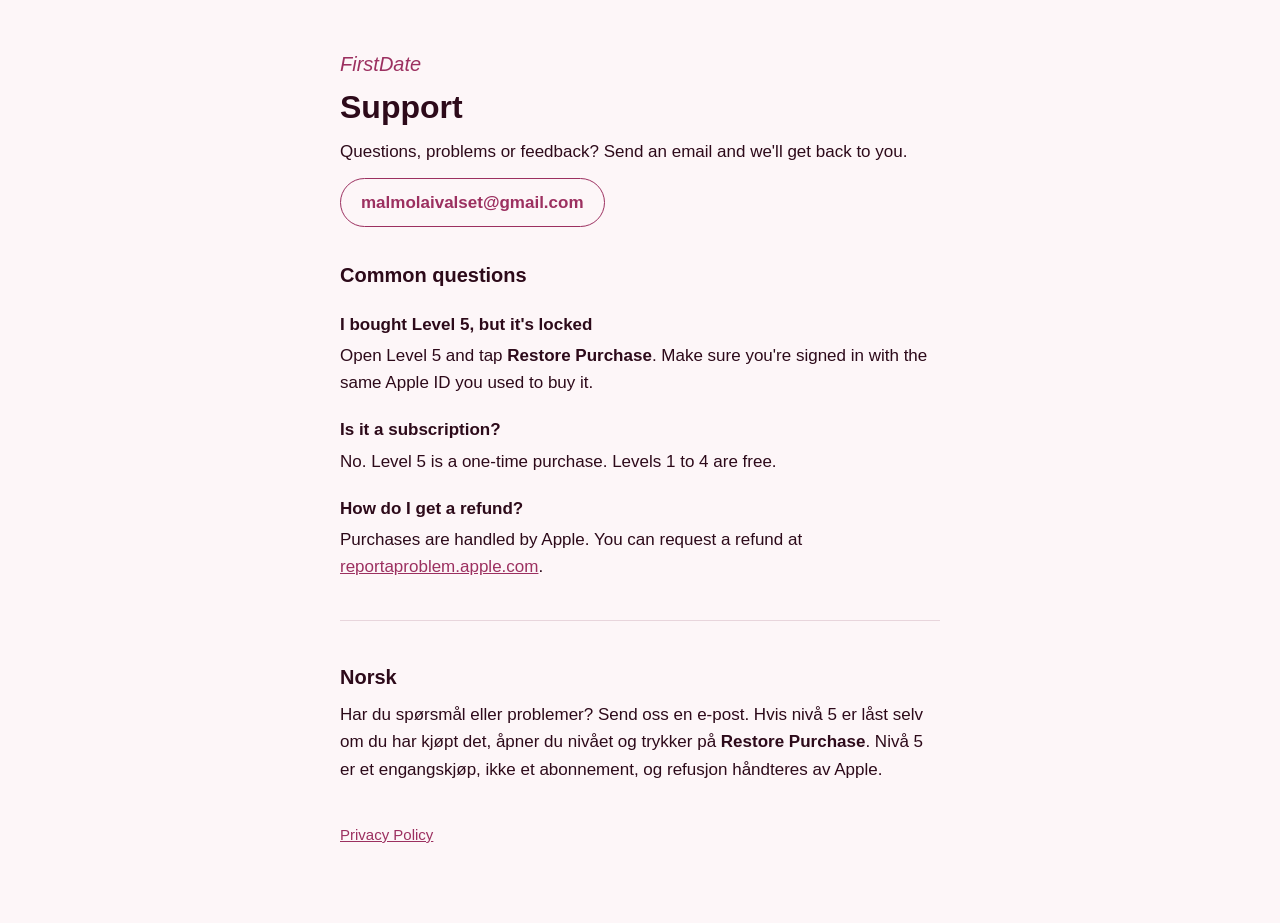
<file: index.html>
<!doctype html>
<html lang="en">
<head>
<meta charset="utf-8">
<meta name="viewport" content="width=device-width, initial-scale=1">
<title>FirstDate Support</title>
<link rel="stylesheet" href="style.css">
</head>
<body>
<main>
  <p class="brand">FirstDate</p>
  <h1>Support</h1>
  <p>Questions, problems or feedback? Send an email and we'll get back to you.</p>
  <p><a class="button" href="mailto:malmolaivalset@gmail.com">malmolaivalset@gmail.com</a></p>

  <h2>Common questions</h2>
  <h3>I bought Level 5, but it's locked</h3>
  <p>Open Level 5 and tap <strong>Restore Purchase</strong>. Make sure you're signed in with the same Apple ID you used to buy it.</p>
  <h3>Is it a subscription?</h3>
  <p>No. Level 5 is a one-time purchase. Levels 1 to 4 are free.</p>
  <h3>How do I get a refund?</h3>
  <p>Purchases are handled by Apple. You can request a refund at <a href="https://reportaproblem.apple.com">reportaproblem.apple.com</a>.</p>

  <hr>

  <h2 lang="nb">Norsk</h2>
  <div lang="nb">
    <p>Har du spørsmål eller problemer? Send oss en e-post. Hvis nivå 5 er låst selv om du har kjøpt det, åpner du nivået og trykker på <strong>Restore Purchase</strong>. Nivå 5 er et engangskjøp, ikke et abonnement, og refusjon håndteres av Apple.</p>
  </div>

  <p class="muted footer"><a href="privacy.html">Privacy Policy</a></p>
</main>
</body>
</html>
</file>
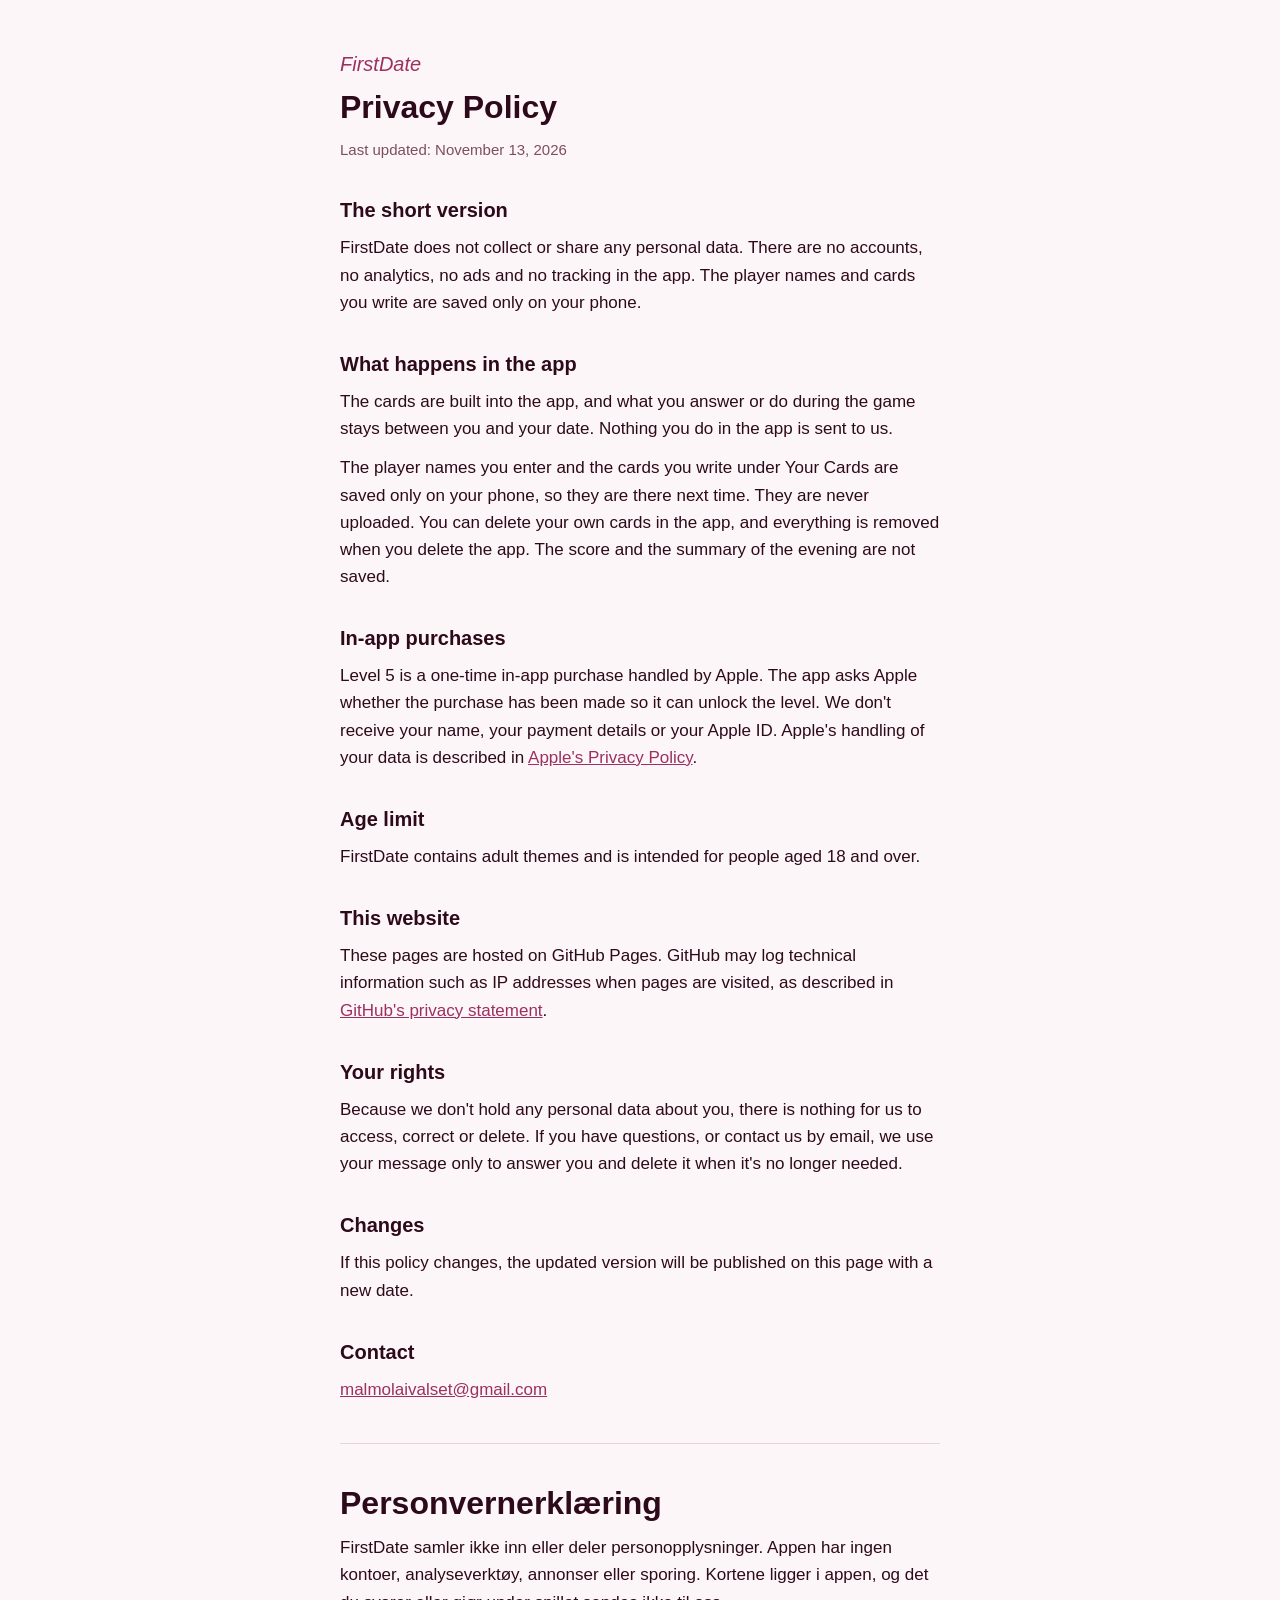
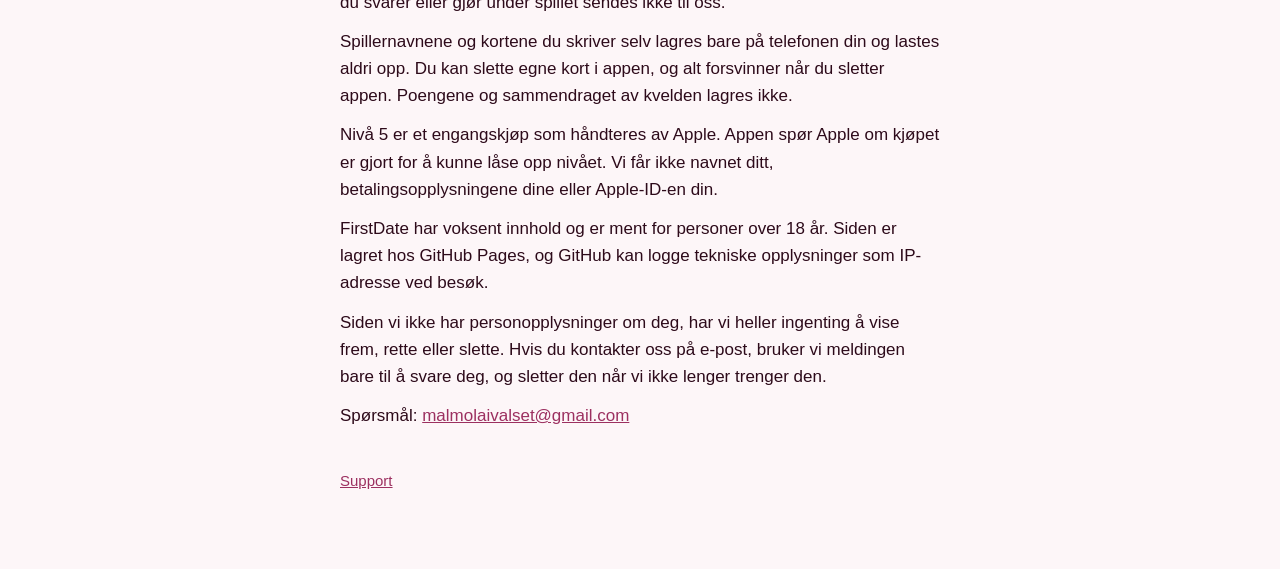
<file: privacy.html>
<!doctype html>
<html lang="en">
<head>
<meta charset="utf-8">
<meta name="viewport" content="width=device-width, initial-scale=1">
<title>FirstDate Privacy Policy</title>
<link rel="stylesheet" href="style.css">
</head>
<body>
<main>
  <p class="brand">FirstDate</p>
  <h1>Privacy Policy</h1>
  <p class="muted">Last updated: November 13, 2026</p>

  <h2>The short version</h2>
  <p>FirstDate does not collect or share any personal data. There are no accounts, no analytics, no ads and no tracking in the app. The player names and cards you write are saved only on your phone.</p>

  <h2>What happens in the app</h2>
  <p>The cards are built into the app, and what you answer or do during the game stays between you and your date. Nothing you do in the app is sent to us.</p>
  <p>The player names you enter and the cards you write under Your Cards are saved only on your phone, so they are there next time. They are never uploaded. You can delete your own cards in the app, and everything is removed when you delete the app. The score and the summary of the evening are not saved.</p>

  <h2>In-app purchases</h2>
  <p>Level 5 is a one-time in-app purchase handled by Apple. The app asks Apple whether the purchase has been made so it can unlock the level. We don't receive your name, your payment details or your Apple ID. Apple's handling of your data is described in <a href="https://www.apple.com/legal/privacy/">Apple's Privacy Policy</a>.</p>

  <h2>Age limit</h2>
  <p>FirstDate contains adult themes and is intended for people aged 18 and over.</p>

  <h2>This website</h2>
  <p>These pages are hosted on GitHub Pages. GitHub may log technical information such as IP addresses when pages are visited, as described in <a href="https://docs.github.com/en/site-policy/privacy-policies/github-general-privacy-statement">GitHub's privacy statement</a>.</p>

  <h2>Your rights</h2>
  <p>Because we don't hold any personal data about you, there is nothing for us to access, correct or delete. If you have questions, or contact us by email, we use your message only to answer you and delete it when it's no longer needed.</p>

  <h2>Changes</h2>
  <p>If this policy changes, the updated version will be published on this page with a new date.</p>

  <h2>Contact</h2>
  <p><a href="mailto:malmolaivalset@gmail.com">malmolaivalset@gmail.com</a></p>

  <hr>

  <h1 lang="nb">Personvernerklæring</h1>
  <div lang="nb">
    <p>FirstDate samler ikke inn eller deler personopplysninger. Appen har ingen kontoer, analyseverktøy, annonser eller sporing. Kortene ligger i appen, og det du svarer eller gjør under spillet sendes ikke til oss.</p>
    <p>Spillernavnene og kortene du skriver selv lagres bare på telefonen din og lastes aldri opp. Du kan slette egne kort i appen, og alt forsvinner når du sletter appen. Poengene og sammendraget av kvelden lagres ikke.</p>
    <p>Nivå 5 er et engangskjøp som håndteres av Apple. Appen spør Apple om kjøpet er gjort for å kunne låse opp nivået. Vi får ikke navnet ditt, betalingsopplysningene dine eller Apple-ID-en din.</p>
    <p>FirstDate har voksent innhold og er ment for personer over 18 år. Siden er lagret hos GitHub Pages, og GitHub kan logge tekniske opplysninger som IP-adresse ved besøk.</p>
    <p>Siden vi ikke har personopplysninger om deg, har vi heller ingenting å vise frem, rette eller slette. Hvis du kontakter oss på e-post, bruker vi meldingen bare til å svare deg, og sletter den når vi ikke lenger trenger den.</p>
    <p>Spørsmål: <a href="mailto:malmolaivalset@gmail.com">malmolaivalset@gmail.com</a></p>
  </div>

  <p class="muted footer"><a href="index.html">Support</a></p>
</main>
</body>
</html>
</file>
<file: style.css>
:root {
  --bg: #fdf6f8;
  --text: #2d0a1a;
  --muted: #7d4f5e;
  --accent: #9c3060;
  --line: #e8d5dc;
}
@media (prefers-color-scheme: dark) {
  :root {
    --bg: #1a0510;
    --text: #f5d8e8;
    --muted: #c49aad;
    --accent: #e8a0b8;
    --line: #4a2233;
  }
}
* { box-sizing: border-box; }
body {
  margin: 0;
  background: var(--bg);
  color: var(--text);
  font: 17px/1.6 -apple-system, BlinkMacSystemFont, "Segoe UI", Roboto, sans-serif;
}
main { max-width: 640px; margin: 0 auto; padding: 48px 20px 64px; }
h1 { font-size: 32px; line-height: 1.2; margin: 8px 0 12px; }
h2 { font-size: 20px; margin: 32px 0 8px; }
h3 { font-size: 17px; margin: 20px 0 4px; }
p { margin: 0 0 12px; overflow-wrap: anywhere; }
a { color: var(--accent); }
hr { border: 0; border-top: 1px solid var(--line); margin: 40px 0; }
.brand { color: var(--accent); font-style: italic; font-size: 20px; margin: 0; }
.muted { color: var(--muted); font-size: 15px; }
.footer { margin-top: 40px; }
.button {
  display: inline-block;
  padding: 10px 20px;
  border: 1.5px solid var(--accent);
  border-radius: 999px;
  text-decoration: none;
  font-weight: 600;
}
</file>
